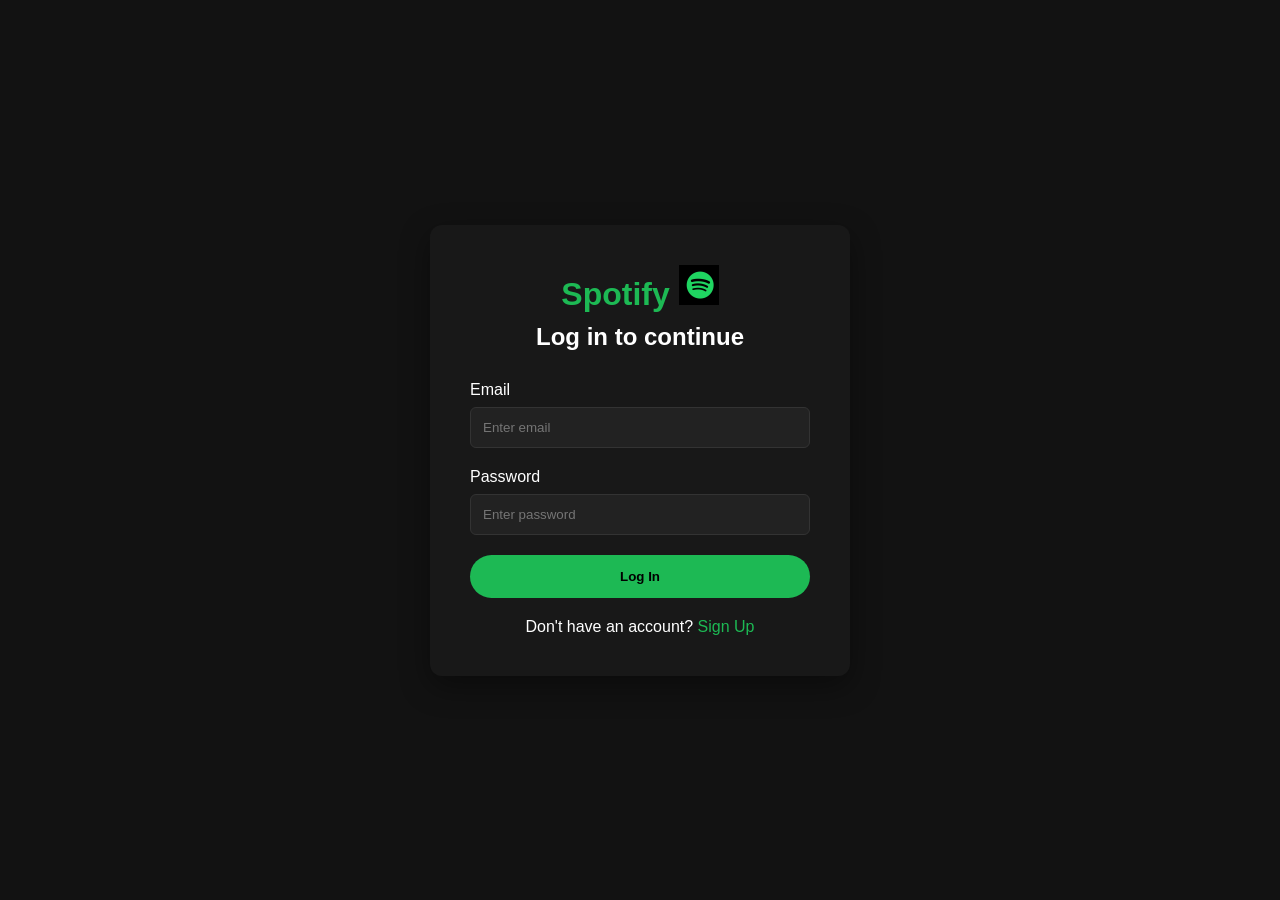
<file: templates/index.html>
<!DOCTYPE html>
<html lang="en">
<head>
    <meta charset="UTF-8">
    <meta name="viewport" content="width=device-width, initial-scale=1.0">
    <title>Spotify Clone</title>

    <link rel="stylesheet" href="../css/style.css">

    <link rel="stylesheet"
          href="https://cdnjs.cloudflare.com/ajax/libs/font-awesome/6.5.2/css/all.min.css">
</head>
<body>

    <!-- Sidebar -->
    <aside class="sidebar">
        <div class="logo">
            <h2>Spotify <img src="../assets/logo/logo.png" width="40px" height="40px" alt="Spotify Logo"></h2>
            
        </div>

        <nav>
            <ul>
                <li><i class="fa-solid fa-house"></i> Home</li>
                <li><i class="fa-solid fa-magnifying-glass"></i> Search</li>
                <li><i class="fa-solid fa-book"></i> Your Library</li>
                <li><i class="fa-solid fa-heart"></i> Liked Songs</li>
                <li><i class="fa-solid fa-plus"></i> Create Playlist</li>
                <li id="logoutBtn"><i class="fa-solid fa-right-from-bracket"></i>Logout</li>
            </ul>
        </nav>
    </aside>

    <!-- Main Content -->
    <main class="main-content">

        <!-- Top Bar -->
        <header class="top-bar">
            <div class="nav-buttons">
                <button>
                    <i class="fa-solid fa-chevron-left"></i>
                </button>

                <button>
                    <i class="fa-solid fa-chevron-right"></i>
                </button>
            </div>

            <div class="profile">
                <i class="fa-solid fa-user"></i>
                <span id="profileName">User</span>
            </div>
        </header>

        <!-- Recently Played -->
        <section class="section">
            <h2>Recently Played</h2>

            <div class="card-container">

                <div class="card">
                    <img src="../assets/covers/cover6.jpg" alt="">
                    <h4>Daily Mix 1</h4>
                    <p>Your favorite songs</p>
                </div>

                <div class="card">
                    <img src="../assets/covers/cover7.jpg" alt="">
                    <h4>Workout Hits</h4>
                    <p>Gym motivation</p>
                </div>

                <div class="card">
                    <img src="../assets/covers/cover8.jpg" alt="">
                    <h4>Top 50</h4>
                    <p>Trending music</p>
                </div>

                <div class="card">
                    <img src="../assets/covers/cover9.jpg" alt="">
                    <h4>Chill Mix</h4>
                    <p>Relaxing tracks</p>
                </div>

            </div>
        </section>

        <!-- Dynamic Songs Section -->
        <section class="section">
            <h2>Popular Songs</h2>

            <div class="card-container" id="songContainer">

            </div>
        </section>

    </main>

    <!-- Music Player -->
    <footer id="musicPlayer" class="player">

        <!-- Song Info -->
        <div class="song-info">

            <img
                id="playerCover"
                src="../assets/covers/cover1.jpg"
                alt="Song Cover"
            >

            <div>
                <h4 id="playerTitle">
                    No Song Selected
                </h4>

                <p id="playerArtist">
                    Select a song to play
                </p>
            </div>

        </div>

        <!-- Controls -->
        <div class="player-controls">

            <div>
                <button id="prevBtn">
                    <i class="fa-solid fa-backward-step"></i>
                </button>

                <button id="playPauseBtn" class="play-btn">
                    <i class="fa-solid fa-play"></i>
                </button>

                <button id="nextBtn">
                    <i class="fa-solid fa-forward-step"></i>
                </button>
            </div>

            <input
                id="progressBar"
                type="range"
                min="0"
                max="100"
                value="0"
            >

        </div>

        <!-- Volume -->
        <div class="volume">

            <i class="fa-solid fa-volume-high"></i>

            <input
                id="volumeSlider"
                type="range"
                min="0"
                max="100"
                value="80"
            >

        </div>

    </footer>
    <div id="playerOverlay" class="player-overlay">
        <div class="player-content">

            <button id="closePlayer" class="close-btn">✕</button>

            <img id="overlayImage" src="" alt="">

            <h1 id="overlayTitle"></h1>
            <p id="overlayArtist"></p>

            <input
                id="overlayProgress"
                type="range"
                min="0"
                max="100"
                value="0"
            >
            <div class="overlay-controls">
                <button id="overlayPrevBtn">
                <i class="fa-solid fa-backward-step"></i>
                </button>
                <button id="overlayPlayBtn" class="play-btn">
                    <i class="fa-solid fa-play"></i>
                </button>
                <button id="overlayNextBtn">
                    <i class="fa-solid fa-forward-step"></i>
            </button>
        </div>
    </div>
</div>
    </div>

    <!-- Scripts -->
    <script src="../js/auth.js"></script>
    <script src="../js/songs.js"></script>
    <script src="../js/player.js"></script>
    <script src="../js/app.js"></script>

</body>
</html>
</file>
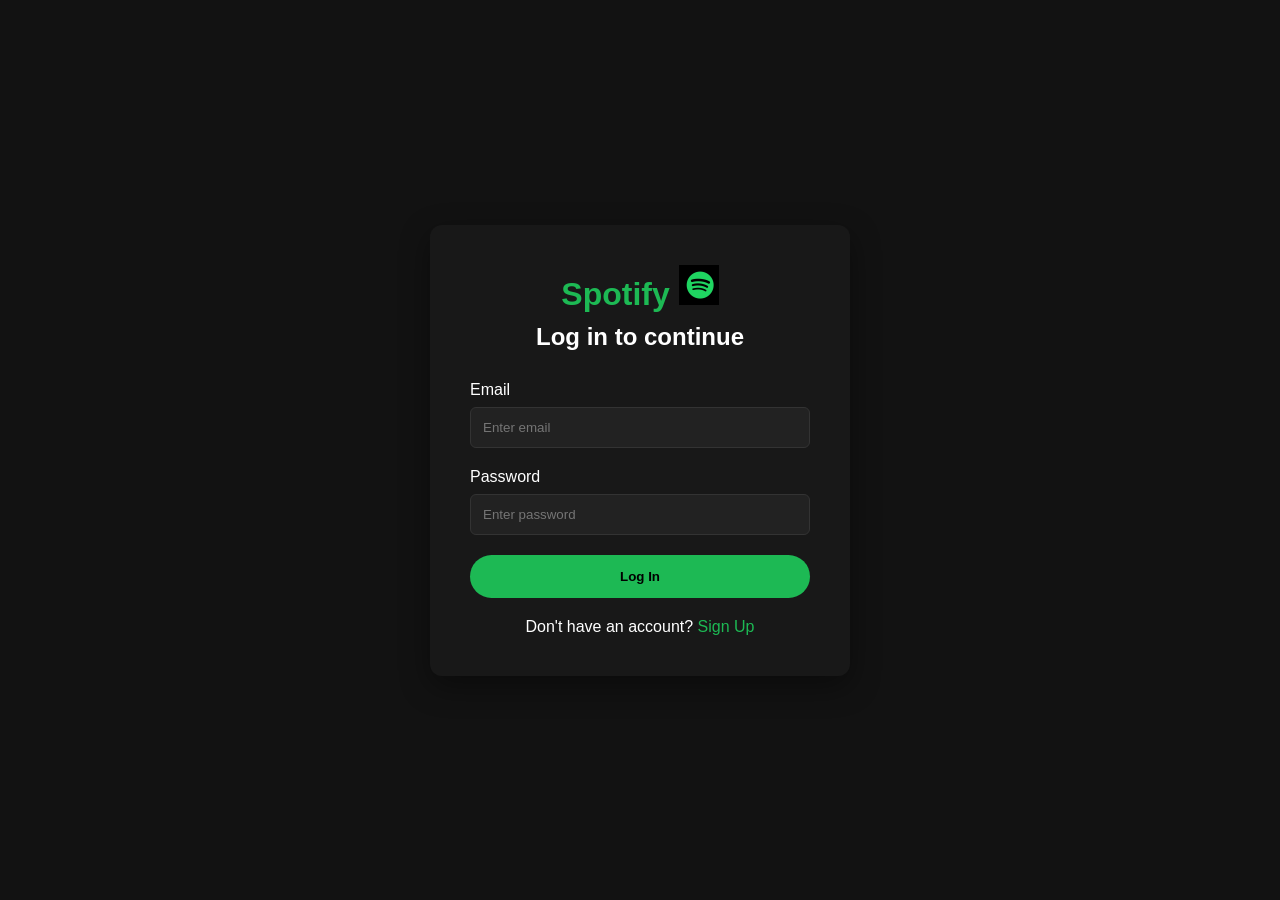
<file: templates/login.html>
<!DOCTYPE html>
<html lang="en">
<head>
    <meta charset="UTF-8">
    <meta name="viewport" content="width=device-width, initial-scale=1.0">
    <title>Spotify Clone - Login</title>

    <link rel="stylesheet" href="../css/login.css">
</head>
<body>

    <div class="login-container">

        <div class="login-card">

            <h1>Spotify <img src="../assets/logo/logo.png" width="40px" height="40px" alt="Spotify Logo"></h1>

            <h2>Log in to continue</h2>

            <form id="loginForm">

                <div class="input-group">
                    <label>Email</label>

                    <input
                        type="email"
                        id="email"
                        placeholder="Enter email"
                        required
                    >
                </div>

                <div class="input-group">
                    <label>Password</label>

                    <input
                        type="password"
                        id="password"
                        placeholder="Enter password"
                        required
                    >
                </div>

                <button type="submit" class="login-btn">
                    Log In
                </button>

            </form>

            <p class="register-link">
                Don't have an account?
                <a href="register.html">Sign Up</a>
            </p>

        </div>

    </div>

    <script src="../js/login.js"></script>

</body>
</html>
</file>
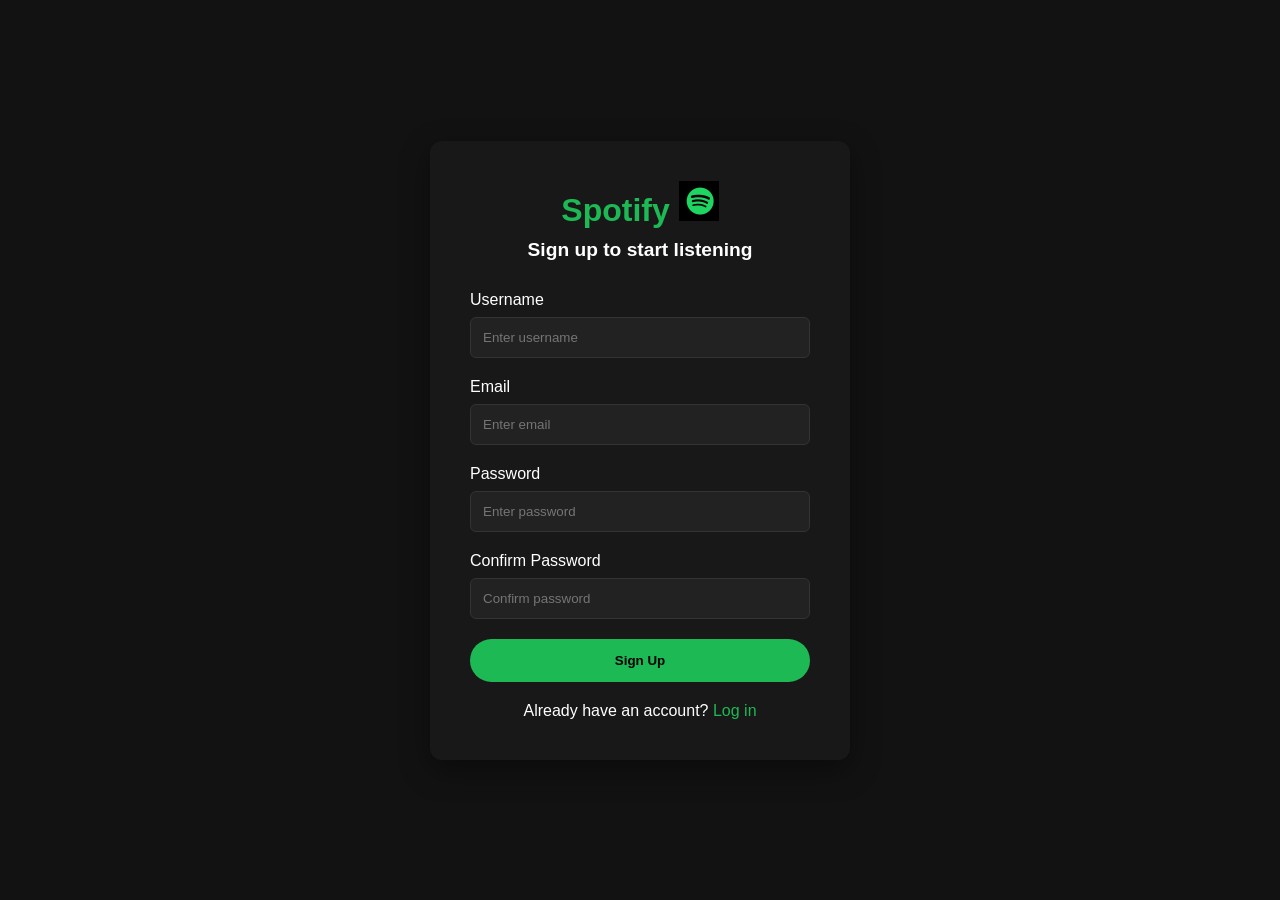
<file: templates/register.html>
<!DOCTYPE html>
<html lang="en">
<head>
    <meta charset="UTF-8">
    <meta name="viewport" content="width=device-width, initial-scale=1.0">
    <title>Spotify Clone - Register</title>

    <link rel="stylesheet" href="../css/register.css">

    <link rel="stylesheet"
          href="https://cdnjs.cloudflare.com/ajax/libs/font-awesome/6.5.2/css/all.min.css">
</head>
<body>

    <div class="register-container">

        <div class="register-card">

            <h1>Spotify <img src="../assets/logo/logo.png" width="40px" height="40px" alt="Spotify Logo"></h1>

            <h2>Sign up to start listening</h2>

            <form id="registerForm">

                <div class="input-group">
                    <label>Username</label>
                    <input
                        type="text"
                        id="username"
                        placeholder="Enter username"
                        required
                    >
                </div>

                <div class="input-group">
                    <label>Email</label>
                    <input
                        type="email"
                        id="email"
                        placeholder="Enter email"
                        required
                    >
                </div>

                <div class="input-group">
                    <label>Password</label>
                    <input
                        type="password"
                        id="password"
                        placeholder="Enter password"
                        required
                    >
                </div>

                <div class="input-group">
                    <label>Confirm Password</label>
                    <input
                        type="password"
                        id="confirmPassword"
                        placeholder="Confirm password"
                        required
                    >
                </div>

                <button type="submit" class="register-btn">
                    Sign Up
                </button>

            </form>

            <p class="login-link">
                Already have an account?
                <a href="login.html">Log in</a>
            </p>

        </div>

    </div>

    <script src="../js/register.js"></script>

</body>
</html>
</file>
<file: css/style.css>
/* ===== RESET ===== */

* {
    margin: 0;
    padding: 0;
    box-sizing: border-box;
}

body {
    font-family: "Segoe UI", Arial, sans-serif;
    background: #121212;
    color: white;
    height: 100vh;
    overflow: hidden;
}


.overlay-controls {
    margin-top: 30px;
    display: flex;
    gap: 25px;
    justify-content: center;
    align-items: center;
}

#overlayProgress {
    width: 350px;
    margin-top: 25px;
}


.player-overlay {
    position: fixed;
    inset: 0;
    background: #121212;
    z-index: 9999;

    display: flex;
    justify-content: center;
    align-items: center;

    opacity: 0;
    visibility: hidden;

    transition: all .3s ease;
}

.player-overlay.show {
    opacity: 1;
    visibility: visible;
}

.player-content {
    text-align: center;
}

.player-content img {
    width: 350px;
    height: 350px;
    border-radius: 20px;
    object-fit: cover;
}

.player-content h1 {
    margin-top: 20px;
}

.close-btn {
    position: absolute;
    top: 20px;
    right: 20px;
}

/* ===== LAYOUT ===== */

.sidebar {
    position: fixed;
    left: 0;
    top: 0;
    width: 240px;
    height: calc(100vh - 90px);
    background: #000;
    padding: 24px;
    overflow-y: auto;
}

.main-content {
    margin-left: 240px;
    margin-bottom: 90px;
    height: calc(100vh - 90px);
    overflow-y: auto;
    background: linear-gradient(
        to bottom,
        #1f1f1f,
        #121212 300px
    );
}

/* ===== SIDEBAR ===== */

.logo {
    margin-bottom: 40px;
}

.logo h2 {
    font-size: 2rem;
    font-weight: 700;
}

.sidebar nav ul {
    list-style: none;
}

.sidebar nav ul li {
    display: flex;
    align-items: center;
    gap: 15px;
    color: #b3b3b3;
    font-weight: 600;
    cursor: pointer;
    padding: 12px 0;
    transition: 0.2s;
}

.sidebar nav ul li:hover {
    color: white;
}

.sidebar nav ul li i {
    font-size: 1.2rem;
}

/* ===== TOP BAR ===== */

.top-bar {
    display: flex;
    justify-content: space-between;
    align-items: center;
    padding: 20px 35px;
    position: sticky;
    top: 0;
    background: rgba(18, 18, 18, 0.9);
    backdrop-filter: blur(10px);
    z-index: 100;
}

.nav-buttons {
    display: flex;
    gap: 10px;
}

.nav-buttons button {
    width: 35px;
    height: 35px;
    border: none;
    border-radius: 50%;
    background: #000;
    color: white;
    cursor: pointer;
}

.profile {
    display: flex;
    align-items: center;
    gap: 10px;
    background: #000;
    padding: 8px 14px;
    border-radius: 30px;
    cursor: pointer;
}

.profile:hover {
    background: #282828;
}

/* ===== CONTENT ===== */

.section {
    padding: 10px 35px 30px;
}

.section h2 {
    margin-bottom: 20px;
    font-size: 1.7rem;
}

.card-container {
    display: grid;
    grid-template-columns: repeat(auto-fill, minmax(180px, 1fr));
    gap: 22px;
}

.card {
    background: #181818;
    padding: 15px;
    border-radius: 10px;
    cursor: pointer;
    transition: 0.25s;
}

.card:hover {
    background: #282828;
    transform: translateY(-4px);
}

.card img {
    width: 100%;
    aspect-ratio: 1;
    object-fit: cover;
    border-radius: 8px;
    margin-bottom: 15px;
}

.card h4 {
    margin-bottom: 8px;
    font-size: 1rem;
}

.card p {
    color: #b3b3b3;
    font-size: 0.9rem;
    line-height: 1.4;
}

/* ===== PLAYER ===== */

.player {
    position: fixed;
    bottom: 0;
    left: 0;
    right: 0;
    height: 90px;
    background: #181818;
    border-top: 1px solid #282828;

    display: flex;
    align-items: center;
    justify-content: space-between;

    padding: 0 20px;
}

/* Song Info */

.song-info {
    display: flex;
    align-items: center;
    gap: 15px;
    width: 25%;
}

.song-info img {
    width: 56px;
    height: 56px;
    object-fit: cover;
}

.song-info h4 {
    font-size: 0.95rem;
}

.song-info p {
    color: #b3b3b3;
    font-size: 0.8rem;
}

/* Controls */

.player-controls {
    width: 50%;
    display: flex;
    flex-direction: column;
    align-items: center;
    gap: 12px;
}

.player-controls button {
    border: none;
    background: none;
    color: white;
    font-size: 1.1rem;
    cursor: pointer;
}

.play-btn {
    width: 40px;
    height: 40px;
    border-radius: 50%;
    background: white !important;
    color: black !important;
}

.player-controls input[type="range"] {
    width: 100%;
}

/* Volume */

.volume {
    width: 25%;
    display: flex;
    justify-content: flex-end;
    align-items: center;
    gap: 10px;
}

.volume input {
    width: 120px;
}

/* ===== SCROLLBAR ===== */

::-webkit-scrollbar {
    width: 10px;
}

::-webkit-scrollbar-thumb {
    background: #555;
}

::-webkit-scrollbar-thumb:hover {
    background: #777;
}

/* ===== RESPONSIVE ===== */

@media (max-width: 900px) {

    .sidebar {
        width: 80px;
        padding: 20px 10px;
    }

    .sidebar .logo h2 {
        display: none;
    }

    .sidebar nav ul li {
        justify-content: center;
        font-size: 0;
    }

    .sidebar nav ul li i {
        font-size: 1.3rem;
    }

    .main-content {
        margin-left: 80px;
    }

    .song-info {
        display: none;
    }

    .volume {
        display: none;
    }

    .player-controls {
        width: 100%;
    }
}
</file>
<file: css/login.css>
* {
    margin: 0;
    padding: 0;
    box-sizing: border-box;
}

body {
    font-family: Arial, sans-serif;
    background: #121212;
    color: white;

    display: flex;
    justify-content: center;
    align-items: center;

    min-height: 100vh;
}

.login-card {
    width: 420px;

    background: #181818;

    padding: 40px;

    border-radius: 12px;

    box-shadow: 0 10px 30px rgba(0,0,0,.4);
}

.login-card h1 {
    text-align: center;
    color: #1DB954;
    margin-bottom: 10px;
}

.login-card h2 {
    text-align: center;
    margin-bottom: 30px;
}

.input-group {
    margin-bottom: 20px;
}

.input-group label {
    display: block;
    margin-bottom: 8px;
}

.input-group input {
    width: 100%;

    padding: 12px;

    background: #222;

    border: 1px solid #333;

    border-radius: 6px;

    color: white;
}

.input-group input:focus {
    outline: none;
    border-color: #1DB954;
}

.login-btn {
    width: 100%;

    padding: 14px;

    border: none;

    border-radius: 30px;

    background: #1DB954;

    color: black;

    font-weight: bold;

    cursor: pointer;

    transition: .3s;
}

.login-btn:hover {
    transform: scale(1.03);
}

.register-link {
    margin-top: 20px;
    text-align: center;
}

.register-link a {
    color: #1DB954;
    text-decoration: none;
}
</file>
<file: css/register.css>
* {
    margin: 0;
    padding: 0;
    box-sizing: border-box;
}

body {
    font-family: Arial, sans-serif;
    background: #121212;
    color: white;

    display: flex;
    justify-content: center;
    align-items: center;

    min-height: 100vh;
}

.register-card {
    width: 420px;

    background: #181818;

    padding: 40px;

    border-radius: 12px;

    box-shadow: 0 10px 30px rgba(0,0,0,.4);
}

.register-card h1 {
    text-align: center;
    margin-bottom: 10px;
    color: #1DB954;
}

.register-card h2 {
    text-align: center;
    margin-bottom: 30px;
    font-size: 1.2rem;
}

.input-group {
    margin-bottom: 20px;
}

.input-group label {
    display: block;
    margin-bottom: 8px;
}

.input-group input {
    width: 100%;

    padding: 12px;

    border: 1px solid #333;

    border-radius: 6px;

    background: #222;

    color: white;
}

.input-group input:focus {
    outline: none;
    border-color: #1DB954;
}

.register-btn {
    width: 100%;

    padding: 14px;

    border: none;

    border-radius: 30px;

    background: #1DB954;

    color: black;

    font-weight: bold;

    cursor: pointer;

    transition: .3s;
}

.register-btn:hover {
    transform: scale(1.03);
}

.login-link {
    margin-top: 20px;
    text-align: center;
}

.login-link a {
    color: #1DB954;
    text-decoration: none;
}
</file>
